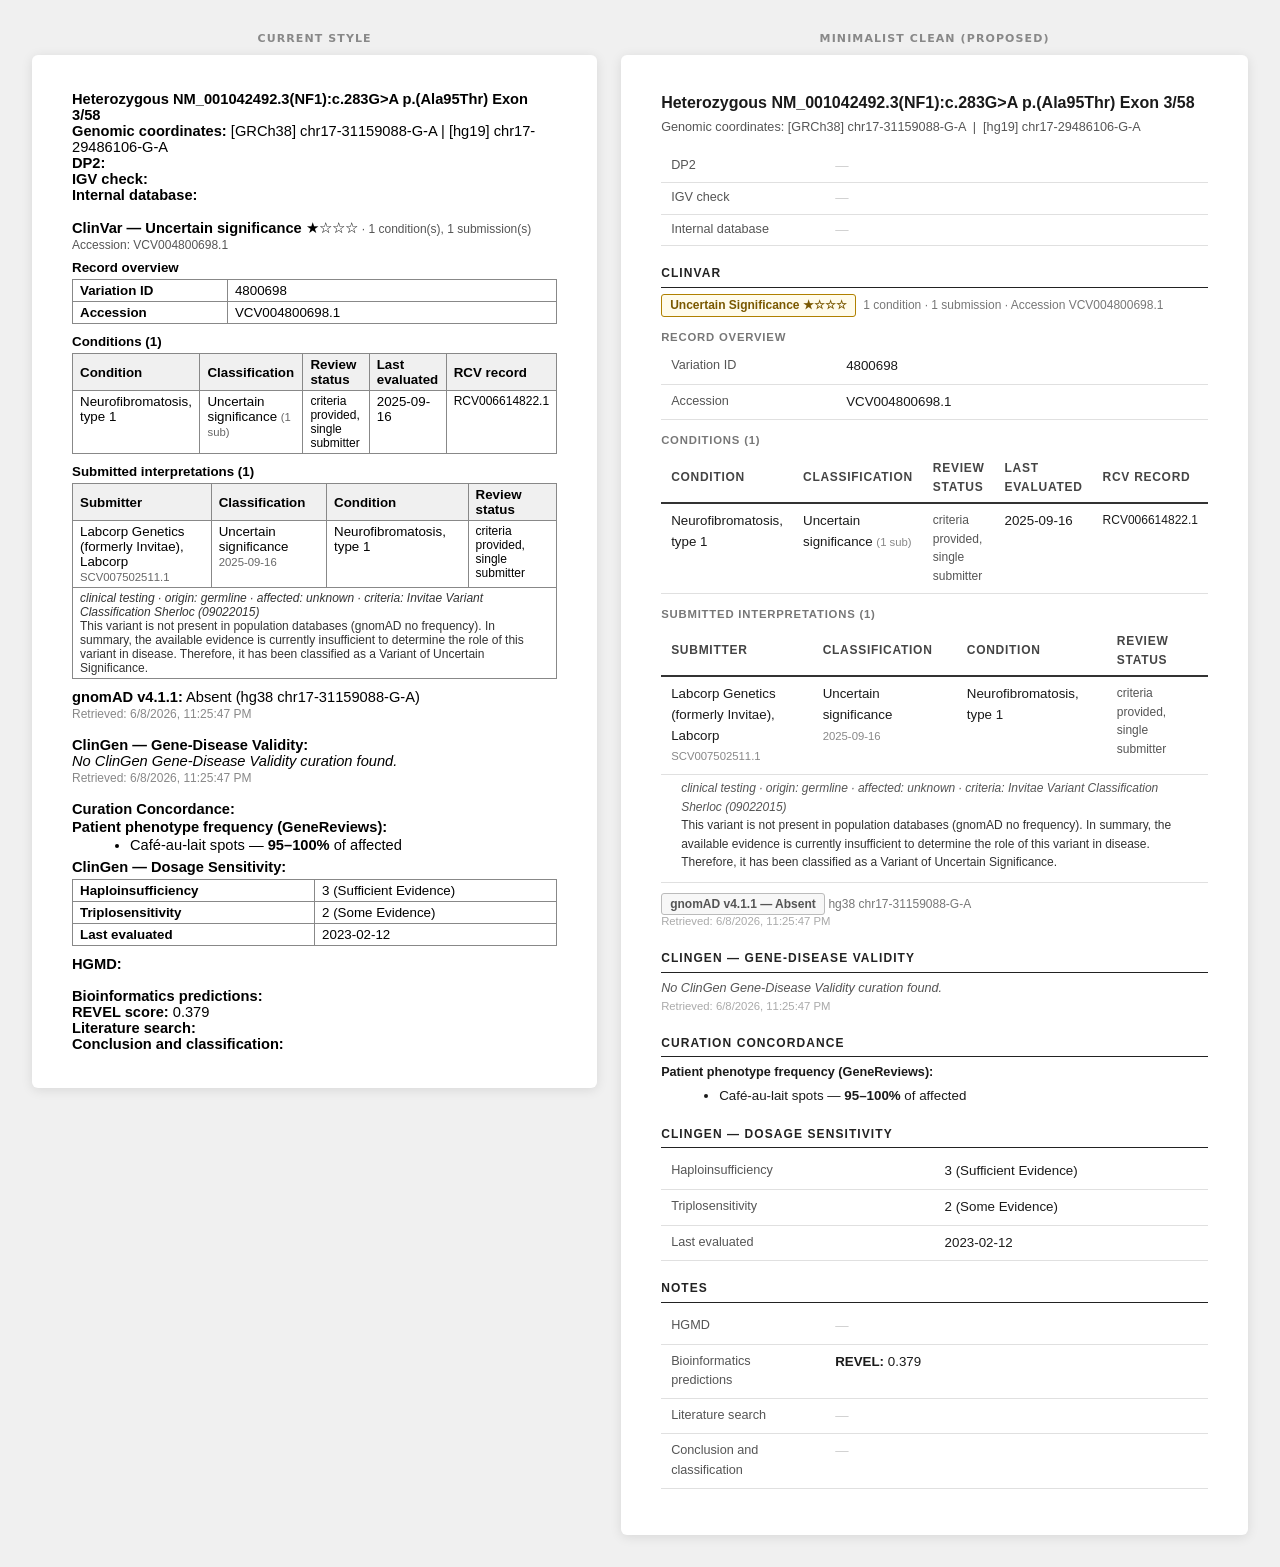
<file: public/summary-preview.html>
<!DOCTYPE html>
<html lang="en">
<head>
<meta charset="UTF-8">
<meta name="viewport" content="width=device-width, initial-scale=1.0">
<title>Analysis Summary — Style Preview</title>
<style>
  body { font-family: system-ui, sans-serif; background: #f0f0f0; padding: 24px; }
  .columns { display: grid; grid-template-columns: 1fr 1fr; gap: 24px; max-width: 1400px; margin: 0 auto; }
  .column-label { font-size: 11px; font-weight: 700; text-transform: uppercase; letter-spacing: .1em;
    color: #888; text-align: center; margin-bottom: 10px; }
  .doc { background: #fff; padding: 36px 40px; border-radius: 6px; box-shadow: 0 2px 12px rgba(0,0,0,.1); }
  h2.page-title { font-size: 13px; text-align: center; color: #aaa; font-weight: 400; margin: 0 0 28px 0; letter-spacing: .05em; }
</style>
</head>
<body>

<div class="columns">

  <!-- ══════════════ CURRENT STYLE ══════════════ -->
  <div>
    <div class="column-label">Current Style</div>
    <div class="doc" id="current">
      <div style="font-family: Calibri, sans-serif; font-size: 11pt;">

        <b>Heterozygous NM_001042492.3(NF1):c.283G&gt;A p.(Ala95Thr) Exon 3/58</b><br>
        <b>Genomic coordinates:</b> [GRCh38] chr17-31159088-G-A | [hg19] chr17-29486106-G-A<br>
        <b>DP2:</b> <br>
        <b>IGV check:</b> <br>
        <b>Internal database:</b> <br>
        <br>

        <b>ClinVar — Uncertain significance</b> ★☆☆☆
        <span style="font-size:9pt; color:#555;">· 1 condition(s), 1 submission(s)</span><br>
        <span style="font-size:9pt; color:#555;">Accession: VCV004800698.1</span>

        <p style="margin:8px 0 2px 0; font-size:10pt;"><b>Record overview</b></p>
        <table style="border-collapse:collapse; font-size:10pt; margin:4px 0 10px 0; width:100%;">
          <tbody>
            <tr><td style="border:1px solid #888; padding:3px 7px; vertical-align:top; width:32%;"><b>Variation ID</b></td><td style="border:1px solid #888; padding:3px 7px; vertical-align:top;">4800698</td></tr>
            <tr><td style="border:1px solid #888; padding:3px 7px; vertical-align:top;"><b>Accession</b></td><td style="border:1px solid #888; padding:3px 7px; vertical-align:top;">VCV004800698.1</td></tr>
          </tbody>
        </table>

        <p style="margin:8px 0 2px 0; font-size:10pt;"><b>Conditions (1)</b></p>
        <table style="border-collapse:collapse; font-size:10pt; margin:4px 0 10px 0; width:100%;">
          <thead><tr>
            <th style="border:1px solid #888; padding:3px 7px; background:#f0f0f0; text-align:left; font-weight:bold;">Condition</th>
            <th style="border:1px solid #888; padding:3px 7px; background:#f0f0f0; text-align:left; font-weight:bold;">Classification</th>
            <th style="border:1px solid #888; padding:3px 7px; background:#f0f0f0; text-align:left; font-weight:bold;">Review status</th>
            <th style="border:1px solid #888; padding:3px 7px; background:#f0f0f0; text-align:left; font-weight:bold;">Last evaluated</th>
            <th style="border:1px solid #888; padding:3px 7px; background:#f0f0f0; text-align:left; font-weight:bold;">RCV record</th>
          </tr></thead>
          <tbody>
            <tr>
              <td style="border:1px solid #888; padding:3px 7px; vertical-align:top;">Neurofibromatosis, type 1</td>
              <td style="border:1px solid #888; padding:3px 7px; vertical-align:top;">Uncertain significance <span style="font-size:8.5pt; color:#666;">(1 sub)</span></td>
              <td style="border:1px solid #888; padding:3px 7px; vertical-align:top; font-size:9pt;">criteria provided, single submitter</td>
              <td style="border:1px solid #888; padding:3px 7px; vertical-align:top;">2025-09-16</td>
              <td style="border:1px solid #888; padding:3px 7px; vertical-align:top; font-size:9pt;">RCV006614822.1</td>
            </tr>
          </tbody>
        </table>

        <p style="margin:8px 0 2px 0; font-size:10pt;"><b>Submitted interpretations (1)</b></p>
        <table style="border-collapse:collapse; font-size:10pt; margin:4px 0 10px 0; width:100%;">
          <thead><tr>
            <th style="border:1px solid #888; padding:3px 7px; background:#f0f0f0; text-align:left; font-weight:bold;">Submitter</th>
            <th style="border:1px solid #888; padding:3px 7px; background:#f0f0f0; text-align:left; font-weight:bold;">Classification</th>
            <th style="border:1px solid #888; padding:3px 7px; background:#f0f0f0; text-align:left; font-weight:bold;">Condition</th>
            <th style="border:1px solid #888; padding:3px 7px; background:#f0f0f0; text-align:left; font-weight:bold;">Review status</th>
          </tr></thead>
          <tbody>
            <tr>
              <td style="border:1px solid #888; padding:3px 7px; vertical-align:top;">Labcorp Genetics (formerly Invitae), Labcorp<br><span style="font-size:8.5pt; color:#666;">SCV007502511.1</span></td>
              <td style="border:1px solid #888; padding:3px 7px; vertical-align:top;">Uncertain significance<br><span style="font-size:8.5pt; color:#666;">2025-09-16</span></td>
              <td style="border:1px solid #888; padding:3px 7px; vertical-align:top;">Neurofibromatosis, type 1</td>
              <td style="border:1px solid #888; padding:3px 7px; vertical-align:top; font-size:9pt;">criteria provided, single submitter</td>
            </tr>
            <tr>
              <td style="border:1px solid #888; padding:3px 7px; border-top:none; font-size:9pt; color:#333;" colspan="4">
                <i>clinical testing · origin: germline · affected: unknown · criteria: Invitae Variant Classification Sherloc (09022015)</i><br>
                This variant is not present in population databases (gnomAD no frequency). In summary, the available evidence is currently insufficient to determine the role of this variant in disease. Therefore, it has been classified as a Variant of Uncertain Significance.
              </td>
            </tr>
          </tbody>
        </table>

        <b>gnomAD v4.1.1:</b> Absent (hg38 chr17-31159088-G-A)<br>
        <span style="font-size:9pt; color:#888;">Retrieved: 6/8/2026, 11:25:47 PM</span><br><br>

        <b>ClinGen — Gene-Disease Validity:</b><br>
        <i>No ClinGen Gene-Disease Validity curation found.</i><br>
        <span style="font-size:9pt; color:#888;">Retrieved: 6/8/2026, 11:25:47 PM</span><br><br>

        <b>Curation Concordance:</b><br>
        <p style="margin:2px 0 2px 0;"><b>Patient phenotype frequency (GeneReviews):</b></p>
        <ul style="margin:2px 0 6px 18px;">
          <li>Café-au-lait spots — <b>95–100%</b> of affected</li>
        </ul>

        <b>ClinGen — Dosage Sensitivity:</b><br>
        <table style="border-collapse:collapse; font-size:10pt; margin:4px 0 10px 0; width:100%;">
          <tbody>
            <tr><td style="border:1px solid #888; padding:3px 7px; vertical-align:top; width:50%;"><b>Haploinsufficiency</b></td><td style="border:1px solid #888; padding:3px 7px; vertical-align:top;">3 (Sufficient Evidence)</td></tr>
            <tr><td style="border:1px solid #888; padding:3px 7px; vertical-align:top;"><b>Triplosensitivity</b></td><td style="border:1px solid #888; padding:3px 7px; vertical-align:top;">2 (Some Evidence)</td></tr>
            <tr><td style="border:1px solid #888; padding:3px 7px; vertical-align:top;"><b>Last evaluated</b></td><td style="border:1px solid #888; padding:3px 7px; vertical-align:top;">2023-02-12</td></tr>
          </tbody>
        </table>

        <b>HGMD:</b> <br><br>
        <b>Bioinformatics predictions:</b> <br>
        <b>REVEL score:</b> 0.379<br>
        <b>Literature search:</b> <br>
        <b>Conclusion and classification:</b>

      </div>
    </div>
  </div>

  <!-- ══════════════ MINIMALIST CLEAN ══════════════ -->
  <div>
    <div class="column-label">Minimalist Clean (Proposed)</div>
    <div class="doc" id="proposed">

      <!-- Reusable style constants (inline for email/Word compatibility) -->
      <style>
        /* scoped to #proposed only */
        #proposed { font-family: Calibri, sans-serif; font-size: 11pt; color: #1a1a1a; line-height: 1.55; }
        #proposed .sec { margin: 18px 0 4px 0; padding-bottom: 4px; border-bottom: 1.5px solid #222;
          font-size: 9pt; font-weight: 700; text-transform: uppercase; letter-spacing: .09em; color: #222; }
        #proposed .cap { margin: 12px 0 3px 0; font-size: 8.5pt; font-weight: 700;
          text-transform: uppercase; letter-spacing: .07em; color: #777; }
        #proposed table { border-collapse: collapse; width: 100%; font-size: 10pt; margin: 0 0 10px 0; }
        #proposed thead tr { border-bottom: 2px solid #333; }
        #proposed thead th { padding: 6px 10px; text-align: left; font-size: 9pt; font-weight: 700;
          text-transform: uppercase; letter-spacing: .06em; color: #444; background: transparent; }
        #proposed tbody tr { border-bottom: 1px solid #e0e0e0; }
        #proposed tbody td { padding: 7px 10px; vertical-align: top; color: #1a1a1a; }
        #proposed .td-label { width: 32%; color: #555; font-size: 9.5pt; }
        #proposed .detail-row td { font-size: 9pt; color: #555; font-style: italic;
          padding: 4px 10px 8px 20px; border-bottom: 1px solid #e0e0e0; }
        #proposed .fill { color: #999; }
        #proposed .retrieved { font-size: 8.5pt; color: #aaa; margin: -4px 0 8px 0; display: block; }
        #proposed .sig-badge { display:inline-block; padding:1px 8px; border:1px solid #b08000;
          border-radius:3px; color:#7a5800; font-size:9pt; font-weight:700; background:#fffbea; }
        #proposed .absent { display:inline-block; padding:1px 8px; border:1px solid #bbb;
          border-radius:3px; color:#555; font-size:9pt; font-weight:600; background:#f7f7f7; }
      </style>

      <p style="margin:0 0 2px 0; font-size:12pt; font-weight:700;">
        Heterozygous NM_001042492.3(NF1):c.283G&gt;A p.(Ala95Thr) Exon 3/58
      </p>
      <p style="margin:0 0 14px 0; font-size:9.5pt; color:#555;">
        Genomic coordinates: [GRCh38] chr17-31159088-G-A &nbsp;|&nbsp; [hg19] chr17-29486106-G-A
      </p>

      <table style="border-collapse:collapse; width:100%; font-size:10pt; margin:0 0 16px 0;">
        <tbody>
          <tr style="border-bottom:1px solid #e0e0e0;">
            <td style="padding:5px 10px; width:30%; color:#555; font-size:9.5pt;">DP2</td>
            <td style="padding:5px 10px; color:#ccc;">—</td>
          </tr>
          <tr style="border-bottom:1px solid #e0e0e0;">
            <td style="padding:5px 10px; color:#555; font-size:9.5pt;">IGV check</td>
            <td style="padding:5px 10px; color:#ccc;">—</td>
          </tr>
          <tr style="border-bottom:1px solid #e0e0e0;">
            <td style="padding:5px 10px; color:#555; font-size:9.5pt;">Internal database</td>
            <td style="padding:5px 10px; color:#ccc;">—</td>
          </tr>
        </tbody>
      </table>

      <!-- ClinVar -->
      <div class="sec">ClinVar</div>
      <p style="margin:6px 0 2px 0; font-size:10pt;">
        <span class="sig-badge">Uncertain Significance ★☆☆☆</span>
        &nbsp;<span style="font-size:9pt; color:#777;">1 condition · 1 submission · Accession VCV004800698.1</span>
      </p>

      <div class="cap">Record overview</div>
      <table>
        <tbody>
          <tr style="border-bottom:1px solid #e0e0e0;">
            <td style="padding:7px 10px; width:32%; color:#555; font-size:9.5pt;">Variation ID</td>
            <td style="padding:7px 10px;">4800698</td>
          </tr>
          <tr style="border-bottom:1px solid #e0e0e0;">
            <td style="padding:7px 10px; color:#555; font-size:9.5pt;">Accession</td>
            <td style="padding:7px 10px;">VCV004800698.1</td>
          </tr>
        </tbody>
      </table>

      <div class="cap">Conditions (1)</div>
      <table>
        <thead>
          <tr>
            <th style="padding:6px 10px; text-align:left; font-size:9pt; font-weight:700; text-transform:uppercase; letter-spacing:.06em; color:#444;">Condition</th>
            <th style="padding:6px 10px; text-align:left; font-size:9pt; font-weight:700; text-transform:uppercase; letter-spacing:.06em; color:#444;">Classification</th>
            <th style="padding:6px 10px; text-align:left; font-size:9pt; font-weight:700; text-transform:uppercase; letter-spacing:.06em; color:#444;">Review status</th>
            <th style="padding:6px 10px; text-align:left; font-size:9pt; font-weight:700; text-transform:uppercase; letter-spacing:.06em; color:#444;">Last evaluated</th>
            <th style="padding:6px 10px; text-align:left; font-size:9pt; font-weight:700; text-transform:uppercase; letter-spacing:.06em; color:#444;">RCV record</th>
          </tr>
        </thead>
        <tbody>
          <tr style="border-bottom:1px solid #e0e0e0;">
            <td style="padding:7px 10px;">Neurofibromatosis, type 1</td>
            <td style="padding:7px 10px;">Uncertain significance <span style="font-size:8.5pt; color:#888;">(1 sub)</span></td>
            <td style="padding:7px 10px; font-size:9pt; color:#555;">criteria provided, single submitter</td>
            <td style="padding:7px 10px;">2025-09-16</td>
            <td style="padding:7px 10px; font-size:9pt;">RCV006614822.1</td>
          </tr>
        </tbody>
      </table>

      <div class="cap">Submitted interpretations (1)</div>
      <table>
        <thead>
          <tr>
            <th style="padding:6px 10px; text-align:left; font-size:9pt; font-weight:700; text-transform:uppercase; letter-spacing:.06em; color:#444;">Submitter</th>
            <th style="padding:6px 10px; text-align:left; font-size:9pt; font-weight:700; text-transform:uppercase; letter-spacing:.06em; color:#444;">Classification</th>
            <th style="padding:6px 10px; text-align:left; font-size:9pt; font-weight:700; text-transform:uppercase; letter-spacing:.06em; color:#444;">Condition</th>
            <th style="padding:6px 10px; text-align:left; font-size:9pt; font-weight:700; text-transform:uppercase; letter-spacing:.06em; color:#444;">Review status</th>
          </tr>
        </thead>
        <tbody>
          <tr style="border-bottom:1px solid #e0e0e0;">
            <td style="padding:7px 10px;">Labcorp Genetics (formerly Invitae), Labcorp<br><span style="font-size:8.5pt; color:#888;">SCV007502511.1</span></td>
            <td style="padding:7px 10px;">Uncertain significance<br><span style="font-size:8.5pt; color:#888;">2025-09-16</span></td>
            <td style="padding:7px 10px;">Neurofibromatosis, type 1</td>
            <td style="padding:7px 10px; font-size:9pt; color:#555;">criteria provided, single submitter</td>
          </tr>
          <tr>
            <td colspan="4" style="padding:4px 10px 10px 20px; font-size:9pt; color:#555; font-style:italic; border-bottom:1px solid #e0e0e0;">
              clinical testing · origin: germline · affected: unknown · criteria: Invitae Variant Classification Sherloc (09022015)<br>
              <span style="font-style:normal; color:#333;">This variant is not present in population databases (gnomAD no frequency). In summary, the available evidence is currently insufficient to determine the role of this variant in disease. Therefore, it has been classified as a Variant of Uncertain Significance.</span>
            </td>
          </tr>
        </tbody>
      </table>

      <p style="margin:4px 0 2px 0; font-size:10pt;"><span class="absent">gnomAD v4.1.1 — Absent</span> <span style="font-size:9pt; color:#777;">hg38 chr17-31159088-G-A</span></p>
      <span class="retrieved">Retrieved: 6/8/2026, 11:25:47 PM</span>

      <!-- ClinGen Gene-Disease Validity -->
      <div class="sec">ClinGen — Gene-Disease Validity</div>
      <p style="margin:6px 0 4px 0; font-size:9.5pt; color:#555; font-style:italic;">No ClinGen Gene-Disease Validity curation found.</p>
      <span class="retrieved">Retrieved: 6/8/2026, 11:25:47 PM</span>

      <!-- Curation Concordance -->
      <div class="sec">Curation Concordance</div>
      <p style="margin:6px 0 2px 0; font-size:9.5pt; font-weight:700;">Patient phenotype frequency (GeneReviews):</p>
      <ul style="margin:3px 0 8px 18px; font-size:10pt;">
        <li>Café-au-lait spots — <b>95–100%</b> of affected</li>
      </ul>

      <!-- Dosage Sensitivity -->
      <div class="sec">ClinGen — Dosage Sensitivity</div>
      <table style="margin-top:6px;">
        <tbody>
          <tr style="border-bottom:1px solid #e0e0e0;">
            <td style="padding:7px 10px; width:50%; color:#555; font-size:9.5pt;">Haploinsufficiency</td>
            <td style="padding:7px 10px;">3 (Sufficient Evidence)</td>
          </tr>
          <tr style="border-bottom:1px solid #e0e0e0;">
            <td style="padding:7px 10px; color:#555; font-size:9.5pt;">Triplosensitivity</td>
            <td style="padding:7px 10px;">2 (Some Evidence)</td>
          </tr>
          <tr style="border-bottom:1px solid #e0e0e0;">
            <td style="padding:7px 10px; color:#555; font-size:9.5pt;">Last evaluated</td>
            <td style="padding:7px 10px;">2023-02-12</td>
          </tr>
        </tbody>
      </table>

      <!-- Fill-in fields -->
      <div class="sec">Notes</div>
      <table style="margin-top:6px;">
        <tbody>
          <tr style="border-bottom:1px solid #e0e0e0;">
            <td style="padding:7px 10px; width:30%; color:#555; font-size:9.5pt;">HGMD</td>
            <td style="padding:7px 10px; color:#ccc;">—</td>
          </tr>
          <tr style="border-bottom:1px solid #e0e0e0;">
            <td style="padding:7px 10px; color:#555; font-size:9.5pt;">Bioinformatics predictions</td>
            <td style="padding:7px 10px;"><b>REVEL:</b> 0.379</td>
          </tr>
          <tr style="border-bottom:1px solid #e0e0e0;">
            <td style="padding:7px 10px; color:#555; font-size:9.5pt;">Literature search</td>
            <td style="padding:7px 10px; color:#ccc;">—</td>
          </tr>
          <tr style="border-bottom:1px solid #e0e0e0;">
            <td style="padding:7px 10px; color:#555; font-size:9.5pt;">Conclusion and classification</td>
            <td style="padding:7px 10px; color:#ccc;">—</td>
          </tr>
        </tbody>
      </table>

    </div>
  </div>

</div>
</body>
</html>
</file>
